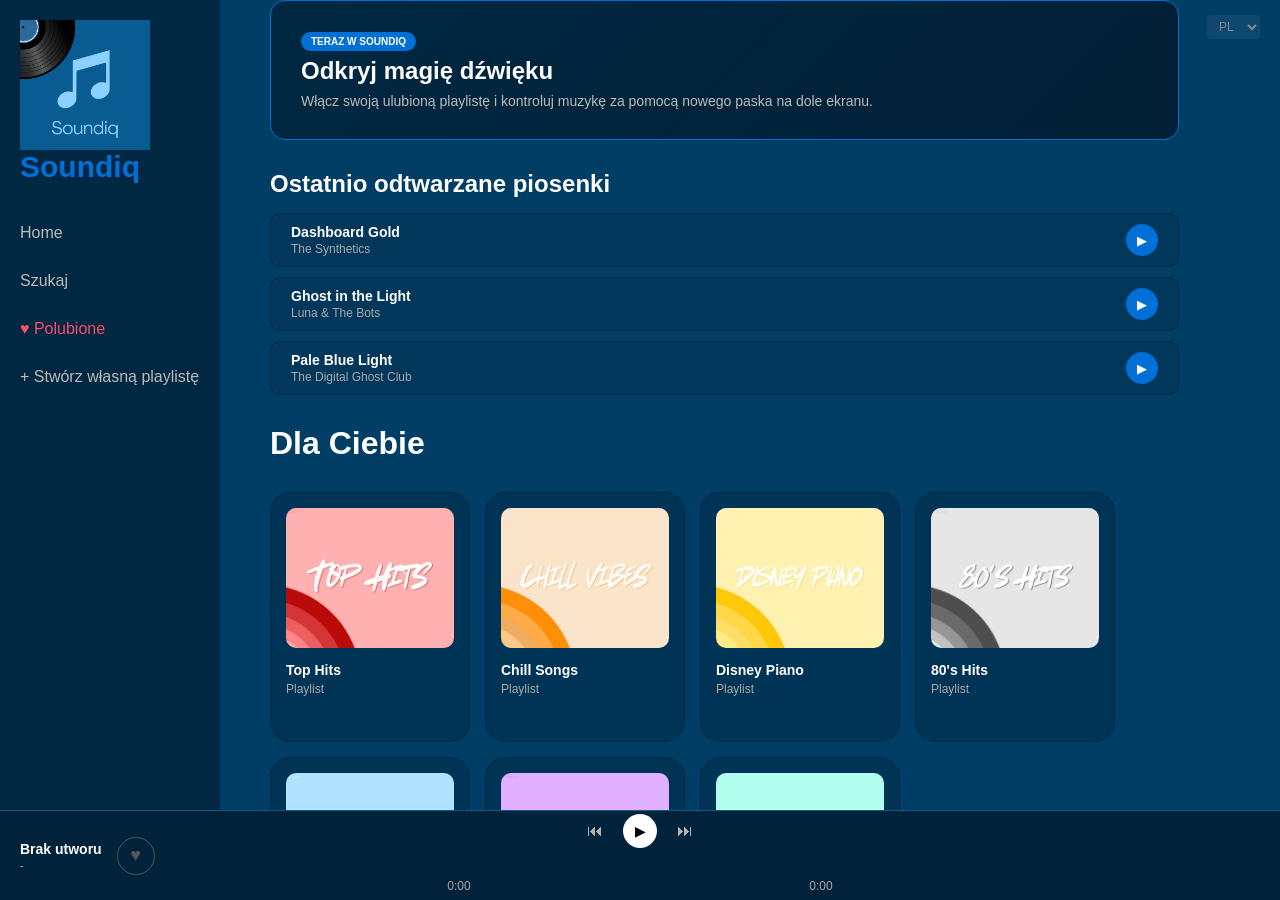
<file: index.html>
<!DOCTYPE html>
<html lang="pl">
<head>
    <meta charset="UTF-8">
    <meta name="viewport" content="width=device-width, initial-scale=1.0">
    <link rel="stylesheet" href="style.css">
    <link rel="icon" href="./img/soundiq.png">
    <title>Soundiq | Your Music</title>
</head>
<body>
    <div class="lang-switcher-container">
    <select id="langSelect" onchange="changeLanguage(this.value)">
        <option value="pl">PL</option>
        <option value="en">EN</option>
        <option value="de">DE</option>
        <option value="es">ES</option>
        <option value="it">IT</option>
        <option value="cs">CS</option>
        <option value="ja">JA</option>
        <option value="ar">AR</option>
    </select>
</div>
    <div class="sidebar">
        <img src="img/soundiq.png" alt="">
        <div class="logo">Soundiq</div>
        <div class="menu-item translate-me" onclick="home()">Home</div>
        <div class="menu-item translate-me" onclick="searchSong()">Szukaj</div>
        <div class="menu-item fav-link translate-me" onclick="openFavourites()">&#9829; Polubione</div>
        <div class="menu-item translate-me" onclick="viewCustomPlaylistDirectly()">+ Stwórz własną playlistę</div>
        <div id="customPlaylistsContainer"></div>
</div>
<div class="main">
    
    <div class="promo-banner" id="promoBanner">
        <div class="promo-content">
            <span class="badge translate-me">Teraz w Soundiq</span>
            <h2 id="promoTitle" class="translate-me">Odkryj magię dźwięku</h2>
            <p id="promoText" class="translate-me">Włącz swoją ulubioną playlistę i kontroluj muzykę za pomocą nowego paska na dole ekranu.</p>
        </div>
    </div>

<div id="recentlyPlayedSection" style="margin-top: 30px;">
    <h2 style="margin-bottom: 15px;" class="translate-me">Ostatnio odtwarzane piosenki</h2>
    <div class="recent-songs-list">
        
        <div class="recent-song-card" onclick="playStaticSong('audio1/Dashboard Gold.mp3', 'Dashboard Gold', 'The Synthetics')">
            <div class="recent-song-info">
                <span class="recent-song-title">Dashboard Gold</span>
                <span class="recent-song-artist">The Synthetics</span>
            </div>
            <button class="recent-play-btn">▶</button>
        </div>

        <div class="recent-song-card" onclick="playStaticSong('audio1/Ghost in the Light.mp3', 'Ghost in the Light', 'Luna & The Bots')">
            <div class="recent-song-info">
                <span class="recent-song-title">Ghost in the Light</span>
                <span class="recent-song-artist">Luna & The Bots</span>
            </div>
            <button class="recent-play-btn">▶</button>
        </div>

        <div class="recent-song-card" onclick="playStaticSong('audio1/Wild Thoughts.mp3', 'Wild Thoughts', 'Dua Lipa')">
            <div class="recent-song-info">
                <span class="recent-song-title">Pale Blue Light</span>
                <span class="recent-song-artist">The Digital Ghost Club</span>
            </div>
            <button class="recent-play-btn">▶</button>
        </div>

    </div>
</div>

    <h1 class="translate-me">Dla Ciebie</h1>
    <div class="playlistGrid">
        <div class="card" onclick="openPlaylist(1)"><img src="img/img1.jpg" alt=""><div class="title">Top Hits</div><div class="subtitle">Playlist</div></div>
        <div class="card" onclick="openPlaylist(2)"><img src="img/img2.jpg" alt=""><div class="title">Chill Songs</div><div class="subtitle">Playlist</div></div>
        <div class="card" onclick="openPlaylist(3)"><img src="img/img3.jpg" alt=""><div class="title">Disney Piano</div><div class="subtitle">Playlist</div></div>
        <div class="card" onclick="openPlaylist(4)"><img src="img/img4.jpg" alt=""><div class="title">80's Hits</div><div class="subtitle">Playlist</div></div>
        <div class="card" onclick="openPlaylist(5)"><img src="img/img5.jpg" alt=""><div class="title">Polski Hip Hop</div><div class="subtitle">Playlist</div></div>
        <div class="card" onclick="openPlaylist(6)"><img src="img/img6.jpg" alt=""><div class="title">Rock</div><div class="subtitle">Playlist</div></div>
        <div class="card" onclick="renderCustomPlaylistsMenu()"><img src="img/img7.jpg" alt=""><div class="title">Własna playlista</div><div class="subtitle">Twoje utwory</div>
</div>
    </div>
</div>
    <div class="bottom-player">
        <div class="player-left">
            <div class="track-info">
                <div id="playerTitle" class="player-track-title translate-me">Brak utworu</div>
                <div id="playerArtist" class="player-track-artist">-</div>
            </div>
            <button id="playerFavBtn" class="player-fav-btn">♥</button>
        </div>
<div class="player-center">
            <div class="control-buttons">
                <button id="prevBtn" title="Poprzedni utwór" onclick="playPrev()">⏮</button>
                <button id="masterPlayBtn" title="Odtwórz / Pauza" onclick="toggleMasterPlay()">▶</button>
                <button id="nextBtn" title="Następny utwór" onclick="playNext()">⏭</button>
            </div>
            <div class="player-bar">
                <span class="time-label" id="currentTime">0:00</span>
                <div id="progressBar">
                    <div class="wave-container wave-hidden" id="barWave">
                        <div class="wave-bar"></div><div class="wave-bar"></div><div class="wave-bar"></div><div class="wave-bar"></div><div class="wave-bar"></div>
                        <div class="wave-bar"></div><div class="wave-bar"></div><div class="wave-bar"></div><div class="wave-bar"></div><div class="wave-bar"></div>
                        <div class="wave-bar"></div><div class="wave-bar"></div><div class="wave-bar"></div><div class="wave-bar"></div><div class="wave-bar"></div>
                        <div class="wave-bar"></div><div class="wave-bar"></div><div class="wave-bar"></div><div class="wave-bar"></div><div class="wave-bar"></div>
                        <div class="wave-bar"></div><div class="wave-bar"></div><div class="wave-bar"></div><div class="wave-bar"></div><div class="wave-bar"></div>
                        <div class="wave-bar"></div><div class="wave-bar"></div><div class="wave-bar"></div><div class="wave-bar"></div><div class="wave-bar"></div>
                    </div>
                    <div id="progressFill"></div>
                </div>
                <span class="time-label" id="totalTime">0:00</span>
            </div>
        </div>

        <div class="player-right"></div>
    </div>
    <script src="script.js"></script>
</body>
</html>
</file>
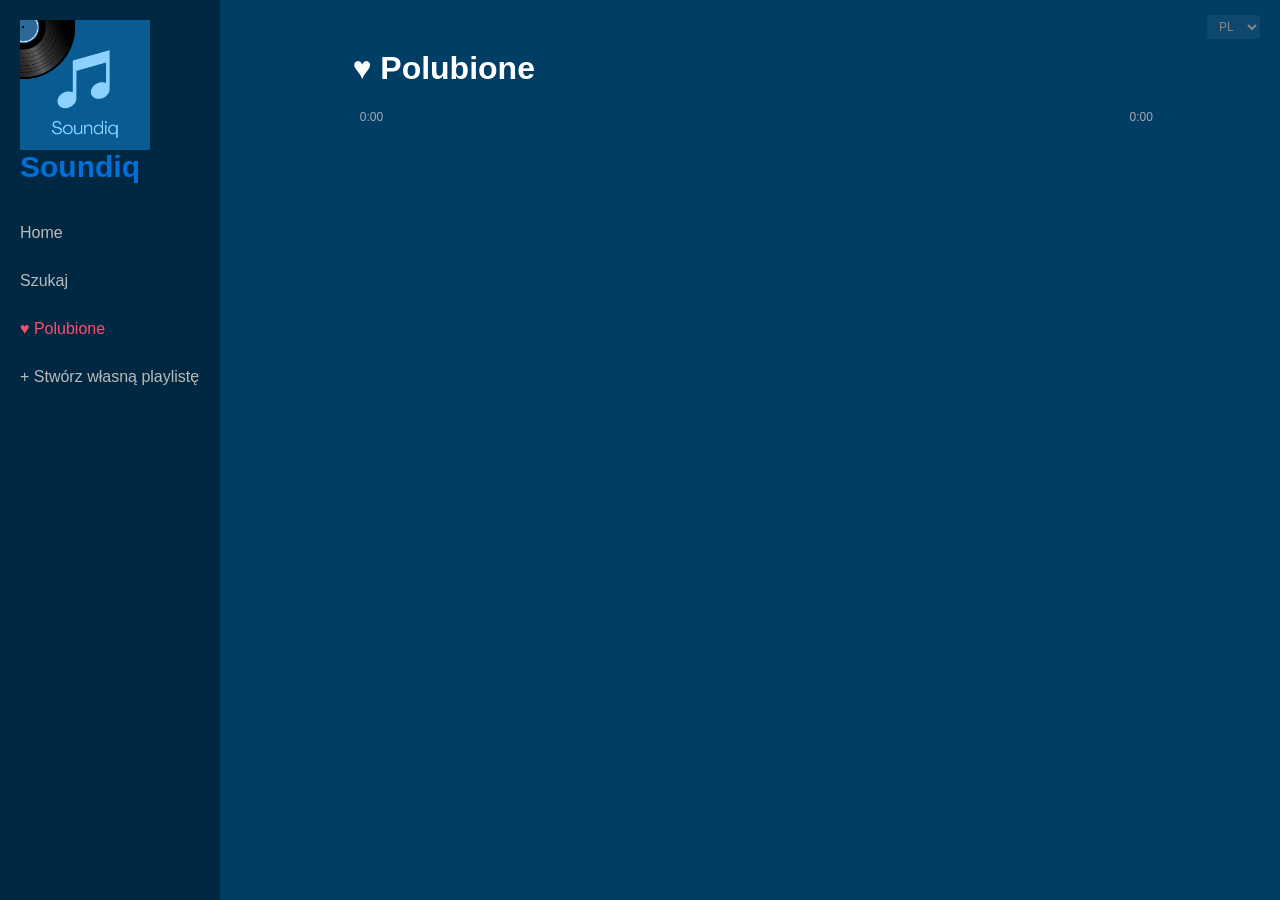
<file: favourites.html>
<!DOCTYPE html>
<html lang="pl">
<head>
    <meta charset="UTF-8">
    <meta name="viewport" content="width=device-width, initial-scale=1.0">
    <link rel="stylesheet" href="style.css">
    <link rel="icon" href="./img/soundiq.png">
    <title>Soundiq | Favourites</title>
</head>
<body>
    <div class="lang-switcher-container">
    <select id="langSelect" onchange="changeLanguage(this.value)">
        <option value="pl">PL</option>
        <option value="en">EN</option>
        <option value="de">DE</option>
        <option value="es">ES</option>
        <option value="it">IT</option>
        <option value="cs">CS</option>
        <option value="ja">JA</option>
        <option value="ar">AR</option>
    </select>
</div>
    <div class="sidebar">
        <img src="img/soundiq.png" alt="">
        <div class="logo">Soundiq</div>
        <div class="menu-item translate-me" onclick="home()">Home</div>
        <div class="menu-item translate-me" onclick="searchSong()">Szukaj</div>
        <div class="menu-item fav-link translate-me" onclick="openFavourites()">&#9829; Polubione</div>
        <div class="menu-item translate-me" onclick="viewCustomPlaylistDirectly">+ Stwórz własną playlistę</div>
        <div id="customPlaylistsContainer"></div>
</div>
    <div class="main2">
        <h1 class="translate-me">&#9829; Polubione</h1>
        <div class="player-bar">
            <span class="time-label" id="currentTime">0:00</span>
            <div id="progressBar"><div id="progressFill"></div></div>
            <span class="time-label" id="totalTime">0:00</span>
        </div>
        <div class="playlist">
            <div id="songList"></div>
        </div>
    </div>
    
    <script src="script.js"></script>
</body>
</html>
</file>
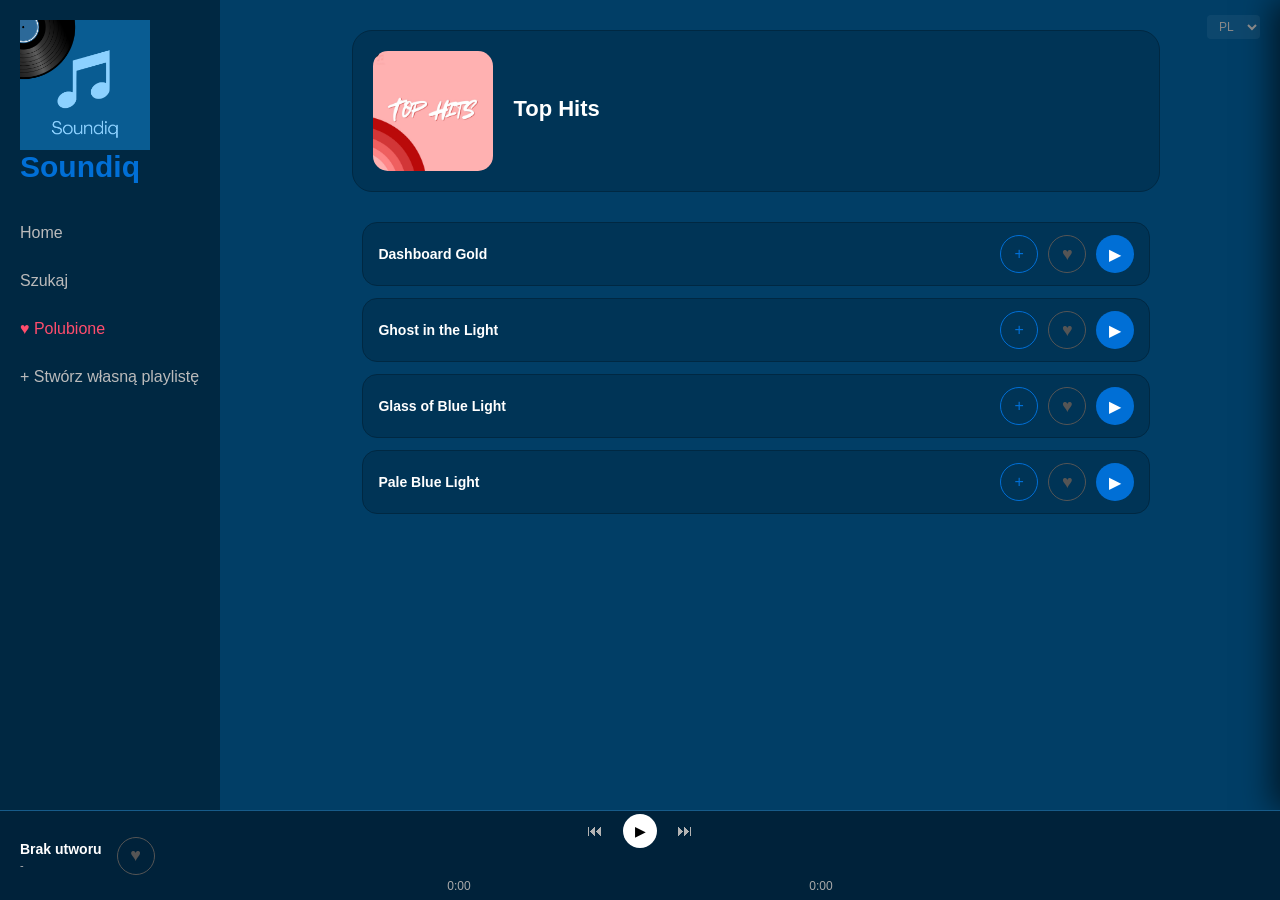
<file: playlist1.html>
<!DOCTYPE html>
<html lang="en">
<head>
    <meta charset="UTF-8">
    <meta name="viewport" content="width=device-width, initial-scale=1.0">
    <title>Soundiq | Your Playlist</title>
    <link rel="stylesheet" href="style.css">
    <link rel="icon" href="./img/soundiq.png">
</head>
<body>
    <div class="lang-switcher-container">
    <select id="langSelect" onchange="changeLanguage(this.value)">
        <option value="pl">PL</option>
        <option value="en">EN</option>
        <option value="de">DE</option>
        <option value="es">ES</option>
        <option value="it">IT</option>
        <option value="cs">CS</option>
        <option value="ja">JA</option>
        <option value="ar">AR</option>
    </select>
</div>
    <div class="sidebar">
        <img src="img/soundiq.png" alt="">
        <div class="logo">Soundiq</div>
        <div class="menu-item translate-me" onclick="home()">Home</div>
        <div class="menu-item translate-me" onclick="searchSong()">Szukaj</div>
        <div class="menu-item fav-link translate-me" onclick="openFavourites()">&#9829; Polubione</div>
        <div class="menu-item translate-me" onclick="viewCustomPlaylistDirectly()">+ Stwórz własną playlistę</div>
        <div id="customPlaylistsContainer"></div>
</div>
    <div class="main2">
        <div class="details">
            <img src="img/img1.jpg" alt="">
            <div class="title translate-me">Top Hits</div>
        </div>
    <div id="songList" class="playlist">
            <div class="song">
                <div class="song-info">
                    <span class="song-title">Dashboard Gold</span>
                    <span class="artist">The Synthetics</span>
                </div>
                <button id="btn-0" onclick="togglePlay(0)">▶</button>
            </div>

            <div class="song">
                <div class="song-info">
                    <span class="song-title">Back to You</span>
                    <span class="artist">Luna & The Bots</span>
                </div>
                <button id="btn-1" onclick="togglePlay(1)">▶</button>
            </div>

            <div class="song">
                <div class="song-info">
                    <span class="song-title">Bodak Yellow</span>
                    <span class="artist">Glitter Wave</span>
                </div>
                <button id="btn-2" onclick="togglePlay(2)">▶</button>
            </div>

            <div class="song">
                <div class="song-info">
                    <span class="song-title">Pale Blue Light</span>
                    <span class="artist">The Digital Ghost Club</span>
                </div>
                <button id="btn-3" onclick="togglePlay(3)">▶</button>
            </div>
    </div>
    <div id="nowPlayingPanel" class="side-panel">
    <div class="panel-header">
        <h3 class="translate-me">Teraz odtwarzane</h3>
        <button class="close-panel-btn" onclick="toggleSidePanel(false)">×</button>
    </div>
    
    <div class="visualizer-wrapper">
        <canvas id="circularVisualizer" width="350" height="350"></canvas>
        <div id="spinningDisc" class="spinning-disc">
            <div class="disc-center"></div>
        </div>
    </div>

    <div class="panel-info">
        <h2 id="panelTitle" class="translate-me">Tytuł utworu</h2>
        <p id="panelArtist" class="translate-me">Nieznany wykonawca</p>
    </div>
</div>

    <div class="bottom-player">
        <div class="player-left">
            <div class="track-info">
                <div id="playerTitle" class="player-track-title translate-me">Brak utworu</div>
                <div id="playerArtist" class="player-track-artist">-</div>
            </div>
            <button id="playerFavBtn" class="player-fav-btn">♥</button>
        </div>
<div class="player-center">
            <div class="control-buttons">
                <button id="prevBtn" title="Poprzedni utwór" onclick="playPrev()">⏮</button>
                <button id="masterPlayBtn" title="Odtwórz / Pauza" onclick="toggleMasterPlay()">▶</button>
                <button id="nextBtn" title="Następny utwór" onclick="playNext()">⏭</button>
            </div>
            <div class="player-bar">
                <span class="time-label" id="currentTime">0:00</span>
                <div id="progressBar">
                    <div class="wave-container wave-hidden" id="barWave">
                        <div class="wave-bar"></div><div class="wave-bar"></div><div class="wave-bar"></div><div class="wave-bar"></div><div class="wave-bar"></div>
                        <div class="wave-bar"></div><div class="wave-bar"></div><div class="wave-bar"></div><div class="wave-bar"></div><div class="wave-bar"></div>
                        <div class="wave-bar"></div><div class="wave-bar"></div><div class="wave-bar"></div><div class="wave-bar"></div><div class="wave-bar"></div>
                        <div class="wave-bar"></div><div class="wave-bar"></div><div class="wave-bar"></div><div class="wave-bar"></div><div class="wave-bar"></div>
                        <div class="wave-bar"></div><div class="wave-bar"></div><div class="wave-bar"></div><div class="wave-bar"></div><div class="wave-bar"></div>
                        <div class="wave-bar"></div><div class="wave-bar"></div><div class="wave-bar"></div><div class="wave-bar"></div><div class="wave-bar"></div>
                    </div>
                    <div id="progressFill"></div>
                </div>
                <span class="time-label" id="totalTime">0:00</span>
            </div>
        </div>

        <div class="player-right"></div>
    </div>
    <script src="script.js"></script>
    <!-- <script src="./script2.js"></script> -->
</body>
</html>
</file>
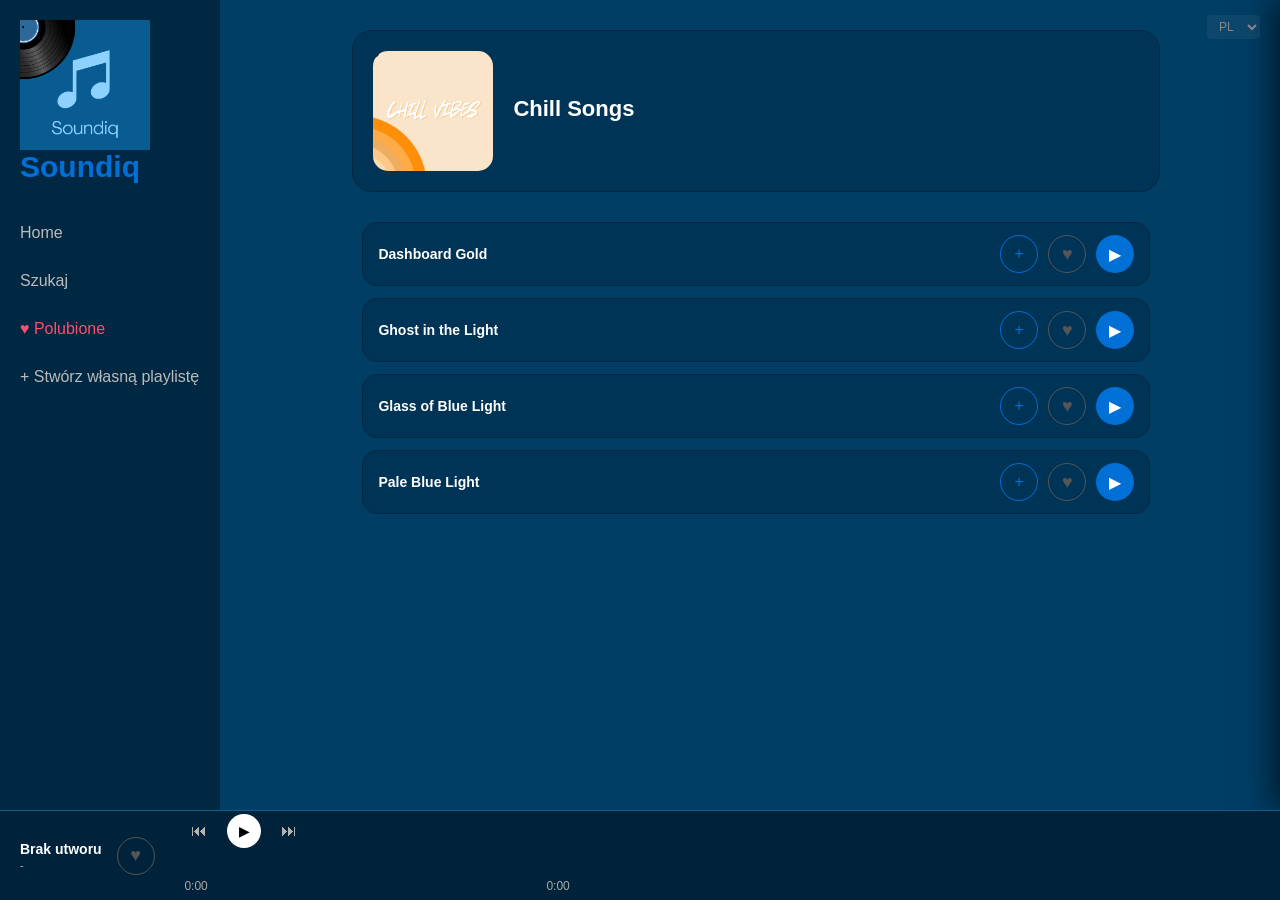
<file: playlist2.html>
<!DOCTYPE html>
<html lang="en">

<head>
    <meta charset="UTF-8">
    <meta name="viewport" content="width=device-width, initial-scale=1.0">
    <title>Soundiq | Your Playlist</title>
    <link rel="stylesheet" href="style.css">
    <link rel="icon" href="./img/soundiq.png">
</head>

<body>
    <div class="lang-switcher-container">
        <select id="langSelect" onchange="changeLanguage(this.value)">
            <option value="pl">PL</option>
            <option value="en">EN</option>
            <option value="de">DE</option>
            <option value="es">ES</option>
            <option value="it">IT</option>
            <option value="cs">CS</option>
            <option value="ja">JA</option>
            <option value="ar">AR</option>
        </select>
    </div>
    <div class="sidebar">
        <img src="img/soundiq.png" alt="">
        <div class="logo">Soundiq</div>
        <div class="menu-item translate-me" onclick="home()">Home</div>
        <div class="menu-item translate-me" onclick="searchSong()">Szukaj</div>
        <div class="menu-item fav-link translate-me" onclick="openFavourites()">&#9829; Polubione</div>
        <div class="menu-item translate-me" onclick="viewCustomPlaylistDirectly()">+ Stwórz własną playlistę</div>
        <div id="customPlaylistsContainer"></div>
    </div>
    <div class="main2">
        <div class="details">
            <img src="img/img2.jpg" alt="">
            <div class="title">Chill Songs</div>
        </div>
        <div id="songList" class="playlist">
            <div class="song">
                <div class="song-info">
                    <span class="song-title">Dashboard Gold</span>
                    <span class="artist">The Synthetics</span>
                </div>
                <button id="btn-0" onclick="togglePlay(0)">▶</button>
            </div>

            <div class="song">
                <div class="song-info">
                    <span class="song-title">Back to You</span>
                    <span class="artist">Luna & The Bots</span>
                </div>
                <button id="btn-1" onclick="togglePlay(1)">▶</button>
            </div>

            <div class="song">
                <div class="song-info">
                    <span class="song-title">Bodak Yellow</span>
                    <span class="artist">Glitter Wave</span>
                </div>
                <button id="btn-2" onclick="togglePlay(2)">▶</button>
            </div>

            <div class="song">
                <div class="song-info">
                    <span class="song-title">Pale Blue Light</span>
                    <span class="artist">The Digital Ghost Club</span>
                </div>
                <button id="btn-3" onclick="togglePlay(3)">▶</button>
            </div>
        </div>

        <div id="nowPlayingPanel" class="side-panel">
            <div class="panel-header">
                <h3 class="translate-me">Teraz odtwarzane</h3>
                <button class="close-panel-btn" onclick="toggleSidePanel(false)">×</button>
            </div>

            <div class="visualizer-wrapper">
                <canvas id="circularVisualizer" width="350" height="350"></canvas>
                <div id="spinningDisc" class="spinning-disc">
                    <div class="disc-center"></div>
                </div>
            </div>

            <div class="panel-info">
                <h2 id="panelTitle" class="translate-me">Tytuł utworu</h2>
                <p id="panelArtist" class="translate-me">Nieznany wykonawca</p>
            </div>
        </div>

        <div class="bottom-player">
            <div class="player-left">
                <div class="track-info">
                    <div id="playerTitle" class="player-track-title translate-me">Brak utworu</div>
                    <div id="playerArtist" class="player-track-artist">-</div>
                </div>
                <button id="playerFavBtn" class="player-fav-btn">♥</button>
                <div class="player-center">
                    <div class="control-buttons">
                        <button id="prevBtn" title="Poprzedni utwór" onclick="playPrev()">⏮</button>
                        <button id="masterPlayBtn" title="Odtwórz / Pauza" onclick="toggleMasterPlay()">▶</button>
                        <button id="nextBtn" title="Następny utwór" onclick="playNext()">⏭</button>
                    </div>
                    <div class="player-bar">
                        <span class="time-label" id="currentTime">0:00</span>
                        <div id="progressBar">
                            <div class="wave-container wave-hidden" id="barWave">
                                <div class="wave-bar"></div>
                                <div class="wave-bar"></div>
                                <div class="wave-bar"></div>
                                <div class="wave-bar"></div>
                                <div class="wave-bar"></div>
                                <div class="wave-bar"></div>
                                <div class="wave-bar"></div>
                                <div class="wave-bar"></div>
                                <div class="wave-bar"></div>
                                <div class="wave-bar"></div>
                                <div class="wave-bar"></div>
                                <div class="wave-bar"></div>
                                <div class="wave-bar"></div>
                                <div class="wave-bar"></div>
                                <div class="wave-bar"></div>
                                <div class="wave-bar"></div>
                                <div class="wave-bar"></div>
                                <div class="wave-bar"></div>
                                <div class="wave-bar"></div>
                                <div class="wave-bar"></div>
                                <div class="wave-bar"></div>
                                <div class="wave-bar"></div>
                                <div class="wave-bar"></div>
                                <div class="wave-bar"></div>
                                <div class="wave-bar"></div>
                                <div class="wave-bar"></div>
                                <div class="wave-bar"></div>
                                <div class="wave-bar"></div>
                                <div class="wave-bar"></div>
                                <div class="wave-bar"></div>
                            </div>
                            <div id="progressFill"></div>
                        </div>
                        <span class="time-label" id="totalTime">0:00</span>
                    </div>
                </div>
            </div>
    <script src="script.js"></script>
</body>
</html>
</file>
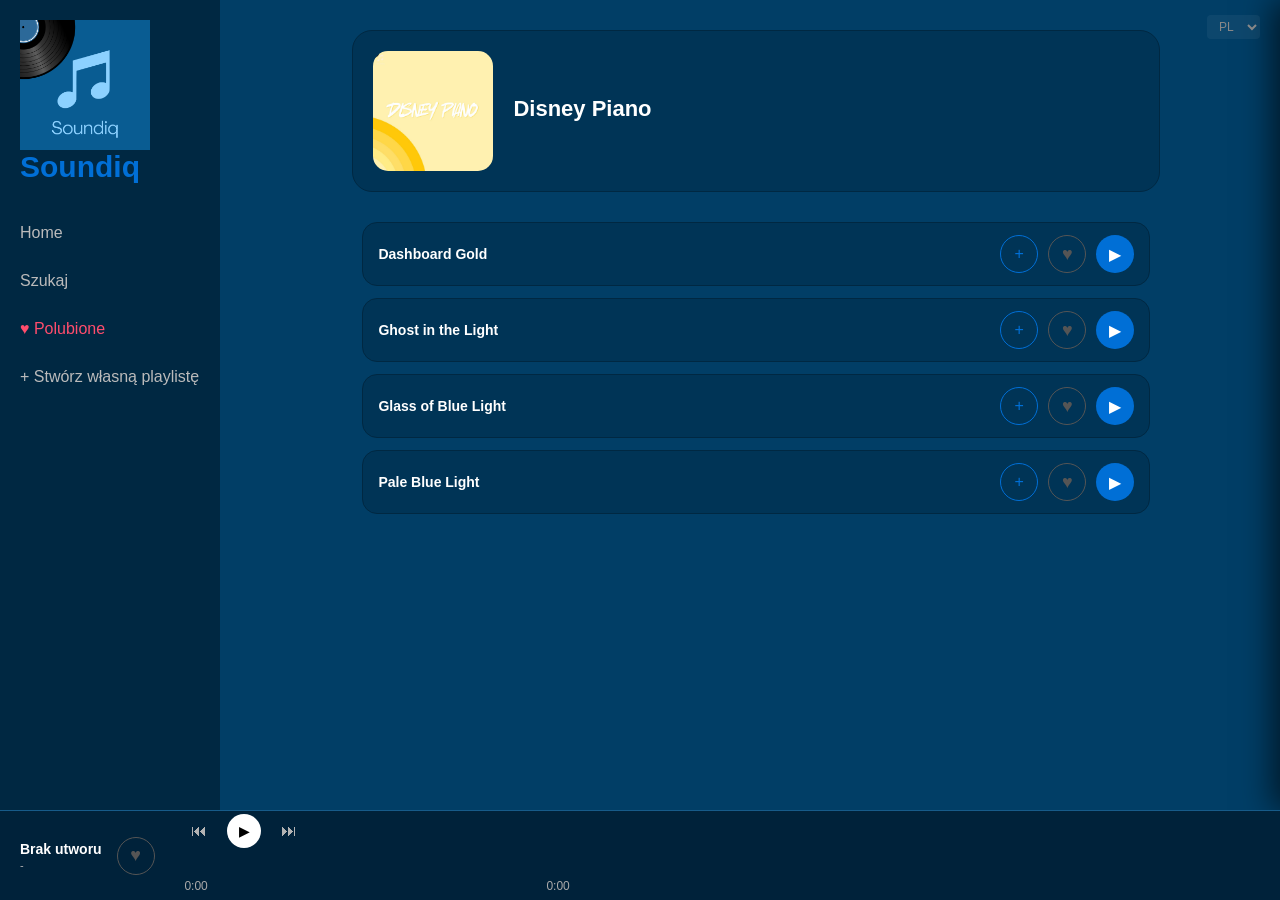
<file: playlist3.html>
<!DOCTYPE html>
<html lang="en">

<head>
    <meta charset="UTF-8">
    <meta name="viewport" content="width=device-width, initial-scale=1.0">
    <title>Soundiq | Your Playlist</title>
    <link rel="stylesheet" href="style.css">
    <link rel="icon" href="./img/soundiq.png">
</head>

<body>
    <div class="lang-switcher-container">
        <select id="langSelect" onchange="changeLanguage(this.value)">
            <option value="pl">PL</option>
            <option value="en">EN</option>
            <option value="de">DE</option>
            <option value="es">ES</option>
            <option value="it">IT</option>
            <option value="cs">CS</option>
            <option value="ja">JA</option>
            <option value="ar">AR</option>
        </select>
    </div>
    <div class="sidebar">
        <img src="img/soundiq.png" alt="">
        <div class="logo">Soundiq</div>
        <div class="menu-item translate-me" onclick="home()">Home</div>
        <div class="menu-item translate-me" onclick="searchSong()">Szukaj</div>
        <div class="menu-item fav-link translate-me" onclick="openFavourites()">&#9829; Polubione</div>
        <div class="menu-item translate-me" onclick="viewCustomPlaylistDirectly()">+ Stwórz własną playlistę</div>
        <div id="customPlaylistsContainer"></div>
    </div>
    <div class="main2">
        <div class="details">
            <img src="img/img3.jpg" alt="">
            <div class="title">Disney Piano</div>
        </div>
        <div id="songList" class="playlist">
            <div class="song">
                <div class="song-info">
                    <span class="song-title">Dashboard Gold</span>
                    <span class="artist">The Synthetics</span>
                </div>
                <button id="btn-0" onclick="togglePlay(0)">▶</button>
            </div>

            <div class="song">
                <div class="song-info">
                    <span class="song-title">Back to You</span>
                    <span class="artist">Luna & The Bots</span>
                </div>
                <button id="btn-1" onclick="togglePlay(1)">▶</button>
            </div>

            <div class="song">
                <div class="song-info">
                    <span class="song-title">Bodak Yellow</span>
                    <span class="artist">Glitter Wave</span>
                </div>
                <button id="btn-2" onclick="togglePlay(3)">▶</button>
            </div>

            <div class="song">
                <div class="song-info">
                    <span class="song-title">Pale Blue Light</span>
                    <span class="artist">The Digital Ghost Club</span>
                </div>
                <button id="btn-3" onclick="togglePlay(3)">▶</button>
            </div>
        </div>

        <div id="nowPlayingPanel" class="side-panel">
            <div class="panel-header">
                <h3 class="translate-me">Teraz odtwarzane</h3>
                <button class="close-panel-btn" onclick="toggleSidePanel(false)">×</button>
            </div>

            <div class="visualizer-wrapper">
                <canvas id="circularVisualizer" width="350" height="350"></canvas>
                <div id="spinningDisc" class="spinning-disc">
                    <div class="disc-center"></div>
                </div>
            </div>

            <div class="panel-info">
                <h2 id="panelTitle" class="translate-me">Tytuł utworu</h2>
                <p id="panelArtist" class="translate-me">Nieznany wykonawca</p>
            </div>
        </div>

        <div class="bottom-player">
            <div class="player-left">
                <div class="track-info">
                    <div id="playerTitle" class="player-track-title translate-me">Brak utworu</div>
                    <div id="playerArtist" class="player-track-artist">-</div>
                </div>
                <button id="playerFavBtn" class="player-fav-btn">♥</button>
                <div class="player-center">
                    <div class="control-buttons">
                        <button id="prevBtn" title="Poprzedni utwór" onclick="playPrev()">⏮</button>
                        <button id="masterPlayBtn" title="Odtwórz / Pauza" onclick="toggleMasterPlay()">▶</button>
                        <button id="nextBtn" title="Następny utwór" onclick="playNext()">⏭</button>
                    </div>
                    <div class="player-bar">
                        <span class="time-label" id="currentTime">0:00</span>
                        <div id="progressBar">
                            <div class="wave-container wave-hidden" id="barWave">
                                <div class="wave-bar"></div>
                                <div class="wave-bar"></div>
                                <div class="wave-bar"></div>
                                <div class="wave-bar"></div>
                                <div class="wave-bar"></div>
                                <div class="wave-bar"></div>
                                <div class="wave-bar"></div>
                                <div class="wave-bar"></div>
                                <div class="wave-bar"></div>
                                <div class="wave-bar"></div>
                                <div class="wave-bar"></div>
                                <div class="wave-bar"></div>
                                <div class="wave-bar"></div>
                                <div class="wave-bar"></div>
                                <div class="wave-bar"></div>
                                <div class="wave-bar"></div>
                                <div class="wave-bar"></div>
                                <div class="wave-bar"></div>
                                <div class="wave-bar"></div>
                                <div class="wave-bar"></div>
                                <div class="wave-bar"></div>
                                <div class="wave-bar"></div>
                                <div class="wave-bar"></div>
                                <div class="wave-bar"></div>
                                <div class="wave-bar"></div>
                                <div class="wave-bar"></div>
                                <div class="wave-bar"></div>
                                <div class="wave-bar"></div>
                                <div class="wave-bar"></div>
                                <div class="wave-bar"></div>
                            </div>
                            <div id="progressFill"></div>
                        </div>
                        <span class="time-label" id="totalTime">0:00</span>
                    </div>
                </div>
    </div>
    <script src="script.js"></script>
</body>
</html>
</file>
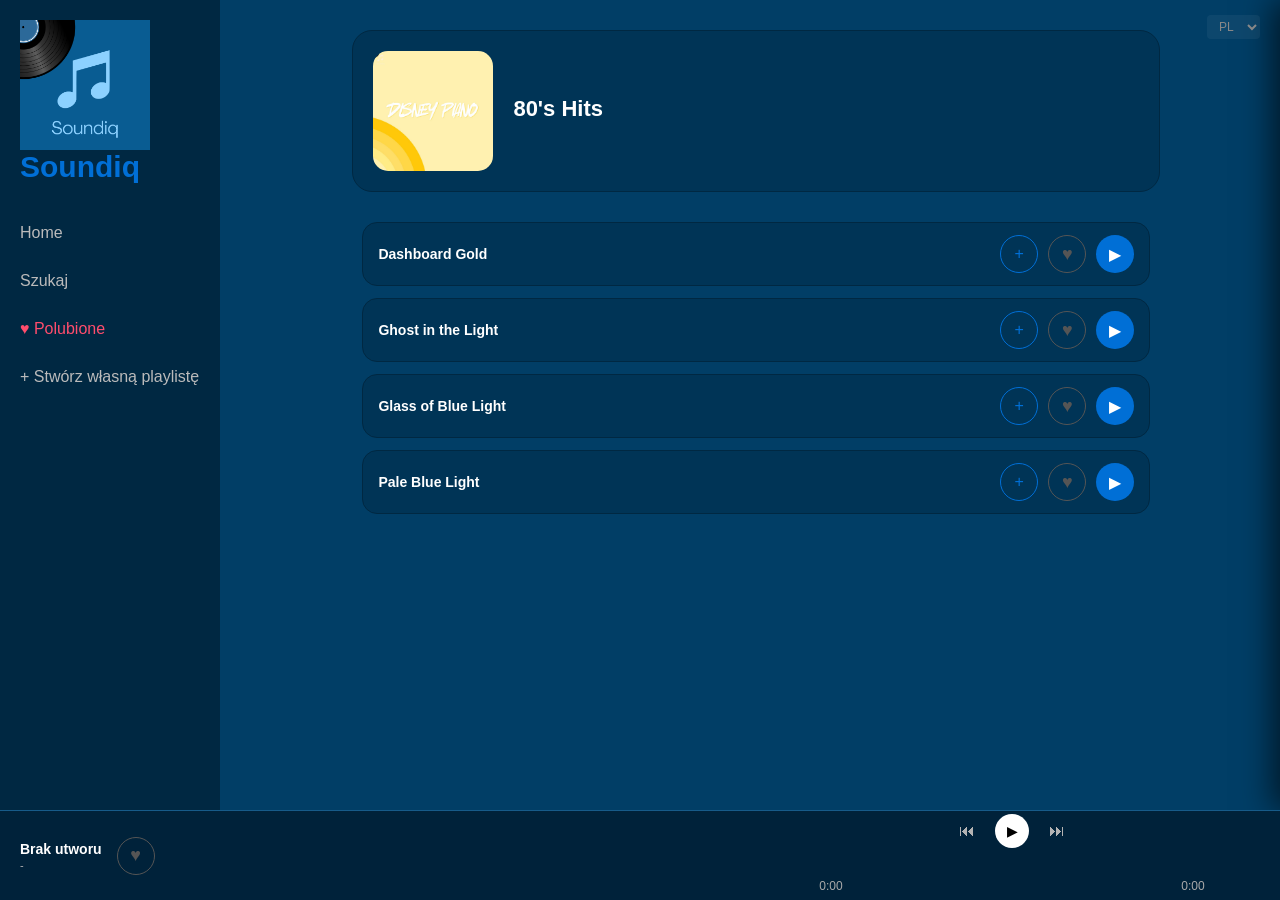
<file: playlist4.html>
<!DOCTYPE html>
<html lang="en">

<head>
    <meta charset="UTF-8">
    <meta name="viewport" content="width=device-width, initial-scale=1.0">
    <title>Soundiq | Your Playlist</title>
    <link rel="stylesheet" href="style.css">
    <link rel="icon" href="./img/soundiq.png">
</head>

<body>
    <div class="lang-switcher-container">
        <select id="langSelect" onchange="changeLanguage(this.value)">
            <option value="pl">PL</option>
            <option value="en">EN</option>
            <option value="de">DE</option>
            <option value="es">ES</option>
            <option value="it">IT</option>
            <option value="cs">CS</option>
            <option value="ja">JA</option>
            <option value="ar">AR</option>
        </select>
    </div>
    <div class="sidebar">
        <img src="img/soundiq.png" alt="">
        <div class="logo">Soundiq</div>
        <div class="menu-item translate-me" onclick="home()">Home</div>
        <div class="menu-item translate-me" onclick="searchSong()">Szukaj</div>
        <div class="menu-item fav-link translate-me" onclick="openFavourites()">&#9829; Polubione</div>
        <div class="menu-item translate-me" onclick="viewCustomPlaylistDirectly()">+ Stwórz własną playlistę</div>
        <div id="customPlaylistsContainer"></div>
    </div>
    <div class="main2">
        <div class="details">
            <img src="img/img3.jpg" alt="">
            <div class="title">80's Hits</div>
        </div>
        <div id="songList" class="playlist">
            <div class="song">
                <div class="song-info">
                    <span class="song-title">Dashboard Gold</span>
                    <span class="artist">The Synthetics</span>
                </div>
                <button id="btn-0" onclick="togglePlay(0)">▶</button>
            </div>

            <div class="song">
                <div class="song-info">
                    <span class="song-title">Back to You</span>
                    <span class="artist">Luna & The Bots</span>
                </div>
                <button id="btn-1" onclick="togglePlay(1)">▶</button>
            </div>

            <div class="song">
                <div class="song-info">
                    <span class="song-title">Bodak Yellow</span>
                    <span class="artist">Glitter Wave</span>
                </div>
                <button id="btn-2" onclick="togglePlay(2)">▶</button>
            </div>

            <div class="song">
                <div class="song-info">
                    <span class="song-title">Pale Blue Light</span>
                    <span class="artist">The Digital Ghost Club</span>
                </div>
                <button id="btn-3" onclick="togglePlay(3)">▶</button>
            </div>
        </div>
        <div id="nowPlayingPanel" class="side-panel">
            <div class="panel-header">
                <h3 class="translate-me">Teraz odtwarzane</h3>
                <button class="close-panel-btn" onclick="toggleSidePanel(false)">×</button>
            </div>

            <div class="visualizer-wrapper">
                <canvas id="circularVisualizer" width="350" height="350"></canvas>
                <div id="spinningDisc" class="spinning-disc">
                    <div class="disc-center"></div>
                </div>
            </div>

            <div class="panel-info">
                <h2 id="panelTitle" class="translate-me">Tytuł utworu</h2>
                <p id="panelArtist" class="translate-me">Nieznany wykonawca</p>
            </div>
        </div>

        <div class="bottom-player">
            <div class="player-left">
                <div class="track-info">
                    <div id="playerTitle" class="player-track-title translate-me">Brak utworu</div>
                    <div id="playerArtist" class="player-track-artist">-</div>
                </div>
                <button id="playerFavBtn" class="player-fav-btn">♥</button>
            </div>

            <div class="player-center">
                <div class="control-buttons">
                    <button id="prevBtn" title="Poprzedni utwór" onclick="playPrev()">⏮</button>
                    <button id="masterPlayBtn" title="Odtwórz / Pauza" onclick="toggleMasterPlay()">▶</button>
                    <button id="nextBtn" title="Następny utwór" onclick="playNext()">⏭</button>
                </div>
                <div class="player-bar">
                    <span class="time-label" id="currentTime">0:00</span>
                    <div id="progressBar">
                        <div class="wave-container wave-hidden" id="barWave">
                            <div class="wave-bar"></div>
                            <div class="wave-bar"></div>
                            <div class="wave-bar"></div>
                            <div class="wave-bar"></div>
                            <div class="wave-bar"></div>
                            <div class="wave-bar"></div>
                            <div class="wave-bar"></div>
                            <div class="wave-bar"></div>
                            <div class="wave-bar"></div>
                            <div class="wave-bar"></div>
                            <div class="wave-bar"></div>
                            <div class="wave-bar"></div>
                            <div class="wave-bar"></div>
                            <div class="wave-bar"></div>
                            <div class="wave-bar"></div>
                            <div class="wave-bar"></div>
                            <div class="wave-bar"></div>
                            <div class="wave-bar"></div>
                            <div class="wave-bar"></div>
                            <div class="wave-bar"></div>
                            <div class="wave-bar"></div>
                            <div class="wave-bar"></div>
                            <div class="wave-bar"></div>
                            <div class="wave-bar"></div>
                            <div class="wave-bar"></div>
                            <div class="wave-bar"></div>
                            <div class="wave-bar"></div>
                            <div class="wave-bar"></div>
                            <div class="wave-bar"></div>
                            <div class="wave-bar"></div>
                        </div>
                        <div id="progressFill"></div>
                    </div>
                    <span class="time-label" id="totalTime">0:00</span>
                </div>
            </div>
    </div>
    <script src="script.js"></script>
</body>
</html>
</file>
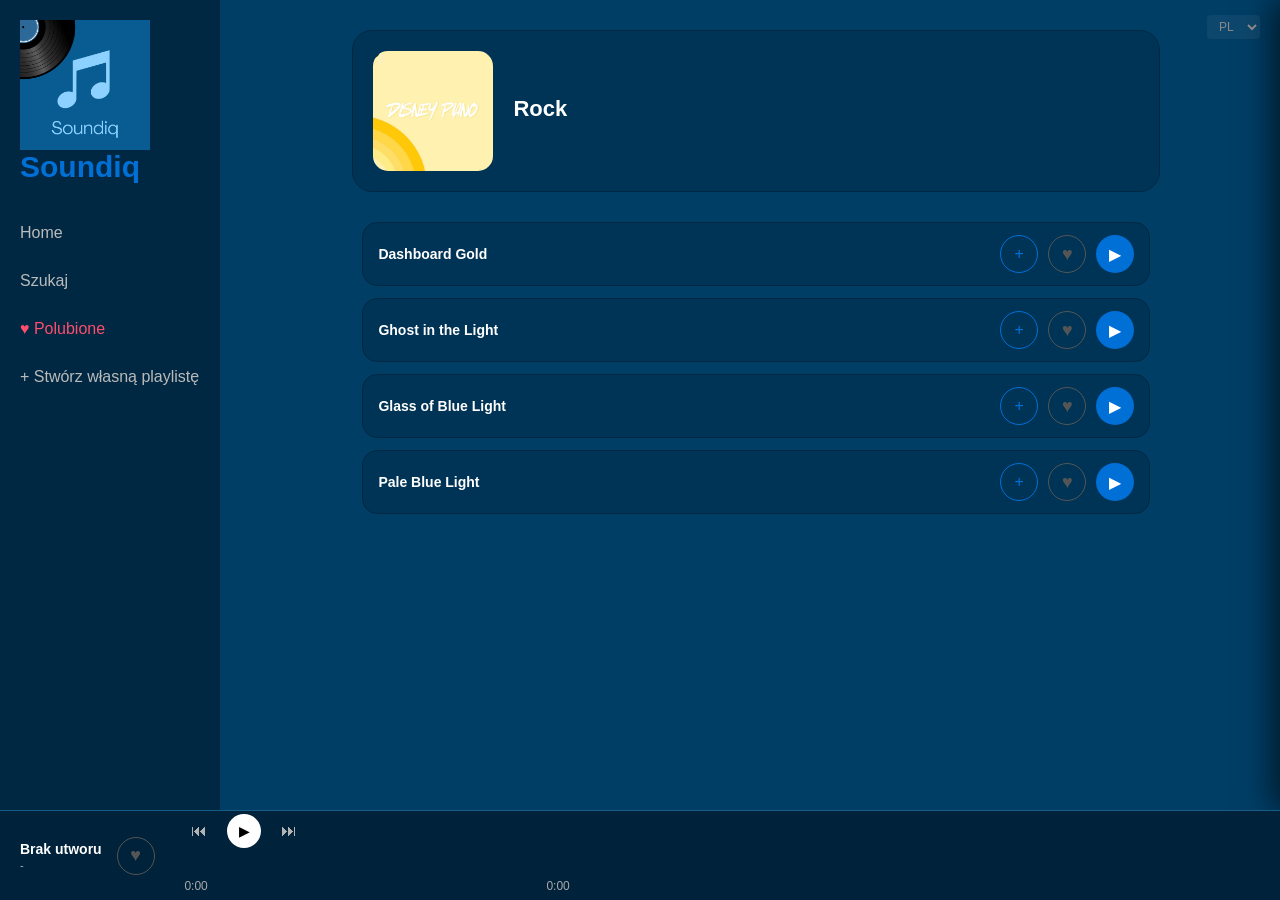
<file: playlist5.html>
<!DOCTYPE html>
<html lang="en">

<head>
    <meta charset="UTF-8">
    <meta name="viewport" content="width=device-width, initial-scale=1.0">
    <title>Soundiq | Your Playlist</title>
    <link rel="stylesheet" href="style.css">
    <link rel="icon" href="./img/soundiq.png">
</head>

<body>
    <div class="lang-switcher-container">
        <select id="langSelect" onchange="changeLanguage(this.value)">
            <option value="pl">PL</option>
            <option value="en">EN</option>
            <option value="de">DE</option>
            <option value="es">ES</option>
            <option value="it">IT</option>
            <option value="cs">CS</option>
            <option value="ja">JA</option>
            <option value="ar">AR</option>
        </select>
    </div>
    <div class="sidebar">
        <img src="img/soundiq.png" alt="">
        <div class="logo">Soundiq</div>
        <div class="menu-item translate-me" onclick="home()">Home</div>
        <div class="menu-item translate-me" onclick="searchSong()">Szukaj</div>
        <div class="menu-item fav-link translate-me" onclick="openFavourites()">&#9829; Polubione</div>
        <div class="menu-item translate-me" onclick="viewCustomPlaylistDirectly()">+ Stwórz własną playlistę</div>
        <div id="customPlaylistsContainer"></div>
    </div>
    <div class="main2">
        <div class="details">
            <img src="img/img3.jpg" alt="">
            <div class="title">Rock</div>
        </div>
        <div id="songList" class="playlist">
            <div class="song">
                <div class="song-info">
                    <span class="song-title">Dashboard Gold</span>
                    <span class="artist">The Synthetics</span>
                </div>
                <button id="btn-0" onclick="togglePlay(0)">▶</button>
            </div>

            <div class="song">
                <div class="song-info">
                    <span class="song-title">Back to You</span>
                    <span class="artist">Luna & The Bots</span>
                </div>
                <button id="btn-1" onclick="togglePlay(1)">▶</button>
            </div>

            <div class="song">
                <div class="song-info">
                    <span class="song-title">Bodak Yellow</span>
                    <span class="artist">Glitter Wave</span>
                </div>
                <button id="btn-2" onclick="togglePlay(2)">▶</button>
            </div>

            <div class="song">
                <div class="song-info">
                    <span class="song-title">Pale Blue Light</span>
                    <span class="artist">The Digital Ghost Club</span>
                </div>
                <button id="btn-3" onclick="togglePlay(3)">▶</button>
            </div>
</div>
            <div id="nowPlayingPanel" class="side-panel">
                <div class="panel-header">
                    <h3 class="translate-me">Teraz odtwarzane</h3>
                    <button class="close-panel-btn" onclick="toggleSidePanel(false)">×</button>
                </div>

                <div class="visualizer-wrapper">
                    <canvas id="circularVisualizer" width="350" height="350"></canvas>
                    <div id="spinningDisc" class="spinning-disc">
                        <div class="disc-center"></div>
                    </div>
                </div>

                <div class="panel-info">
                    <h2 id="panelTitle" class="translate-me">Tytuł utworu</h2>
                    <p id="panelArtist" class="translate-me">Nieznany wykonawca</p>
                </div>
            </div>

            <div class="bottom-player">
                <div class="player-left">
                    <div class="track-info">
                        <div id="playerTitle" class="player-track-title translate-me">Brak utworu</div>
                        <div id="playerArtist" class="player-track-artist">-</div>
                    </div>
                    <button id="playerFavBtn" class="player-fav-btn">♥</button>
                    <div class="player-center">
                        <div class="control-buttons">
                            <button id="prevBtn" title="Poprzedni utwór" onclick="playPrev()">⏮</button>
                            <button id="masterPlayBtn" title="Odtwórz / Pauza" onclick="toggleMasterPlay()">▶</button>
                            <button id="nextBtn" title="Następny utwór" onclick="playNext()">⏭</button>
                        </div>
                        <div class="player-bar">
                            <span class="time-label" id="currentTime">0:00</span>
                            <div id="progressBar">
                                <div class="wave-container wave-hidden" id="barWave">
                                    <div class="wave-bar"></div>
                                    <div class="wave-bar"></div>
                                    <div class="wave-bar"></div>
                                    <div class="wave-bar"></div>
                                    <div class="wave-bar"></div>
                                    <div class="wave-bar"></div>
                                    <div class="wave-bar"></div>
                                    <div class="wave-bar"></div>
                                    <div class="wave-bar"></div>
                                    <div class="wave-bar"></div>
                                    <div class="wave-bar"></div>
                                    <div class="wave-bar"></div>
                                    <div class="wave-bar"></div>
                                    <div class="wave-bar"></div>
                                    <div class="wave-bar"></div>
                                    <div class="wave-bar"></div>
                                    <div class="wave-bar"></div>
                                    <div class="wave-bar"></div>
                                    <div class="wave-bar"></div>
                                    <div class="wave-bar"></div>
                                    <div class="wave-bar"></div>
                                    <div class="wave-bar"></div>
                                    <div class="wave-bar"></div>
                                    <div class="wave-bar"></div>
                                    <div class="wave-bar"></div>
                                    <div class="wave-bar"></div>
                                    <div class="wave-bar"></div>
                                    <div class="wave-bar"></div>
                                    <div class="wave-bar"></div>
                                    <div class="wave-bar"></div>
                                </div>
                                <div id="progressFill"></div>
                            </div>
                            <span class="time-label" id="totalTime">0:00</span>
                        </div>

                    </div>
    </div>
    <script src="script.js"></script>
</body>
</html>
</file>
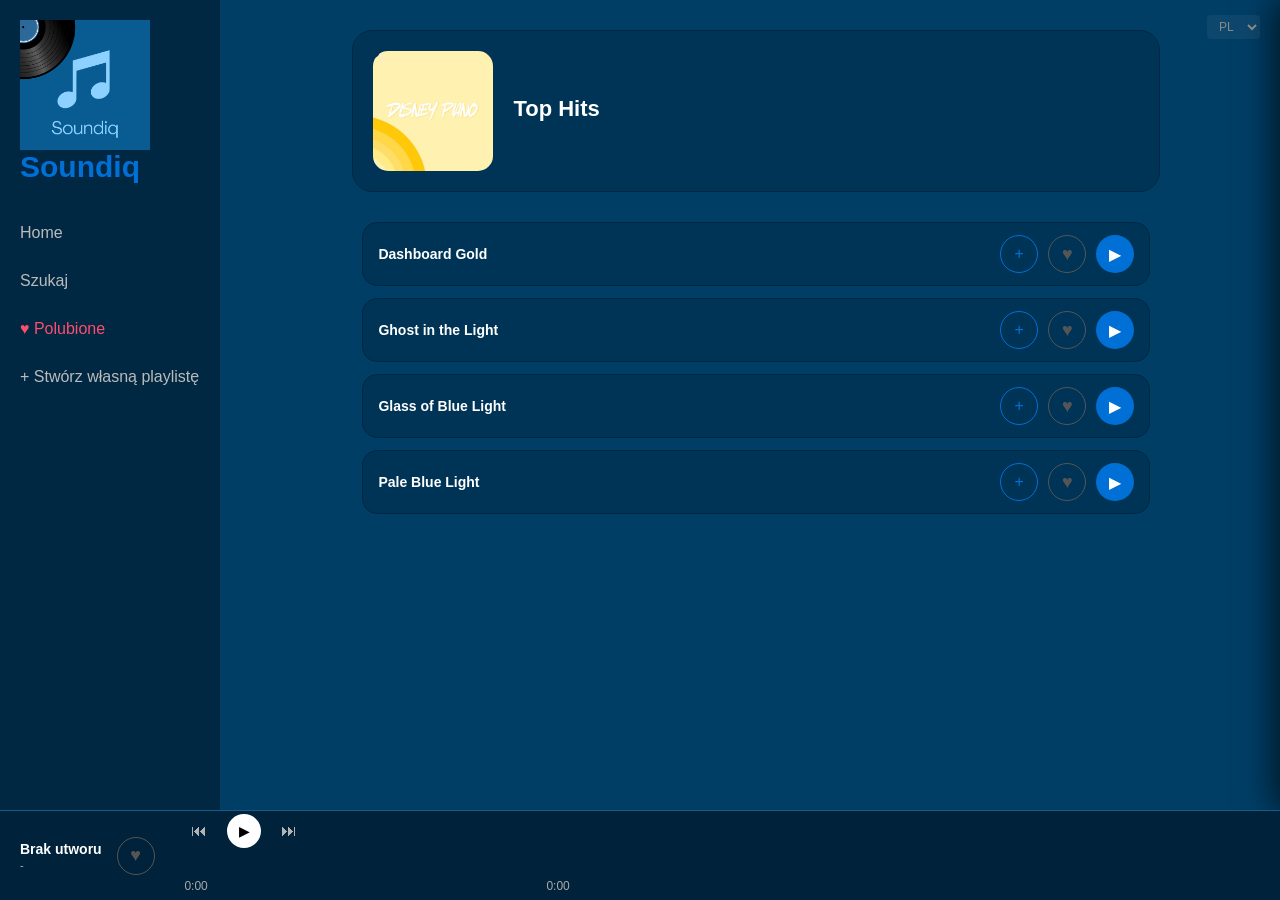
<file: playlist6.html>
<!DOCTYPE html>
<html lang="en">

<head>
    <meta charset="UTF-8">
    <meta name="viewport" content="width=device-width, initial-scale=1.0">
    <title>Soundiq | Your Playlist</title>
    <link rel="stylesheet" href="style.css">
    <link rel="icon" href="./img/soundiq.png">
</head>

<body>
    <div class="lang-switcher-container">
        <select id="langSelect" onchange="changeLanguage(this.value)">
            <option value="pl">PL</option>
            <option value="en">EN</option>
            <option value="de">DE</option>
            <option value="es">ES</option>
            <option value="it">IT</option>
            <option value="cs">CS</option>
            <option value="ja">JA</option>
            <option value="ar">AR</option>
        </select>
    </div>
    <div class="sidebar">
        <img src="img/soundiq.png" alt="">
        <div class="logo">Soundiq</div>
        <div class="menu-item translate-me" onclick="home()">Home</div>
        <div class="menu-item translate-me" onclick="searchSong()">Szukaj</div>
        <div class="menu-item fav-link translate-me" onclick="openFavourites()">&#9829; Polubione</div>
        <div class="menu-item translate-me" onclick="viewCustomPlaylistDirectly()">+ Stwórz własną playlistę</div>
        <div id="customPlaylistsContainer"></div>
    </div>
    <div class="main2">
        <div class="details">
            <img src="img/img3.jpg" alt="">
            <div class="title">Top Hits</div>
        </div>
        <div id="songList" class="playlist">
            <div class="song">
                <div class="song-info">
                    <span class="song-title">Dashboard Gold</span>
                    <span class="artist">The Synthetics</span>
                </div>
                <button id="btn-0" onclick="togglePlay(0)">▶</button>
            </div>

            <div class="song">
                <div class="song-info">
                    <span class="song-title">Back to You</span>
                    <span class="artist">Luna & The Bots</span>
                </div>
                <button id="btn-1" onclick="togglePlay(1)">▶</button>
            </div>

            <div class="song">
                <div class="song-info">
                    <span class="song-title">Bodak Yellow</span>
                    <span class="artist">Glitter Wave</span>
                </div>
                <button id="btn-2" onclick="togglePlay(2)">▶</button>
            </div>

            <div class="song">
                <div class="song-info">
                    <span class="song-title">Pale Blue Light</span>
                    <span class="artist">The Digital Ghost Club</span>
                </div>
                <button id="btn-3" onclick="togglePlay(3)">▶</button>
            </div>
        </div>

        <div id="nowPlayingPanel" class="side-panel">
            <div class="panel-header">
                <h3 class="translate-me">Teraz odtwarzane</h3>
                <button class="close-panel-btn" onclick="toggleSidePanel(false)">×</button>
            </div>

            <div class="visualizer-wrapper">
                <canvas id="circularVisualizer" width="350" height="350"></canvas>
                <div id="spinningDisc" class="spinning-disc">
                    <div class="disc-center"></div>
                </div>
            </div>

            <div class="panel-info">
                <h2 id="panelTitle" class="translate-me">Tytuł utworu</h2>
                <p id="panelArtist" class="translate-me">Nieznany wykonawca</p>
            </div>
        </div>

        <div class="bottom-player">
            <div class="player-left">
                <div class="track-info">
                    <div id="playerTitle" class="player-track-title translate-me">Brak utworu</div>
                    <div id="playerArtist" class="player-track-artist">-</div>
                </div>
                <button id="playerFavBtn" class="player-fav-btn">♥</button>
                <div class="player-center">
                    <div class="control-buttons">
                        <button id="prevBtn" title="Poprzedni utwór" onclick="playPrev()">⏮</button>
                        <button id="masterPlayBtn" title="Odtwórz / Pauza" onclick="toggleMasterPlay()">▶</button>
                        <button id="nextBtn" title="Następny utwór" onclick="playNext()">⏭</button>
                    </div>
                    <div class="player-bar">
                        <span class="time-label" id="currentTime">0:00</span>
                        <div id="progressBar">
                            <div class="wave-container wave-hidden" id="barWave">
                                <div class="wave-bar"></div>
                                <div class="wave-bar"></div>
                                <div class="wave-bar"></div>
                                <div class="wave-bar"></div>
                                <div class="wave-bar"></div>
                                <div class="wave-bar"></div>
                                <div class="wave-bar"></div>
                                <div class="wave-bar"></div>
                                <div class="wave-bar"></div>
                                <div class="wave-bar"></div>
                                <div class="wave-bar"></div>
                                <div class="wave-bar"></div>
                                <div class="wave-bar"></div>
                                <div class="wave-bar"></div>
                                <div class="wave-bar"></div>
                                <div class="wave-bar"></div>
                                <div class="wave-bar"></div>
                                <div class="wave-bar"></div>
                                <div class="wave-bar"></div>
                                <div class="wave-bar"></div>
                                <div class="wave-bar"></div>
                                <div class="wave-bar"></div>
                                <div class="wave-bar"></div>
                                <div class="wave-bar"></div>
                                <div class="wave-bar"></div>
                                <div class="wave-bar"></div>
                                <div class="wave-bar"></div>
                                <div class="wave-bar"></div>
                                <div class="wave-bar"></div>
                                <div class="wave-bar"></div>
                            </div>
                            <div id="progressFill"></div>
                        </div>
                        <span class="time-label" id="totalTime">0:00</span>
                    </div>
                </div>
    </div>
    <script src="script.js"></script>
</body>
</html>
</file>
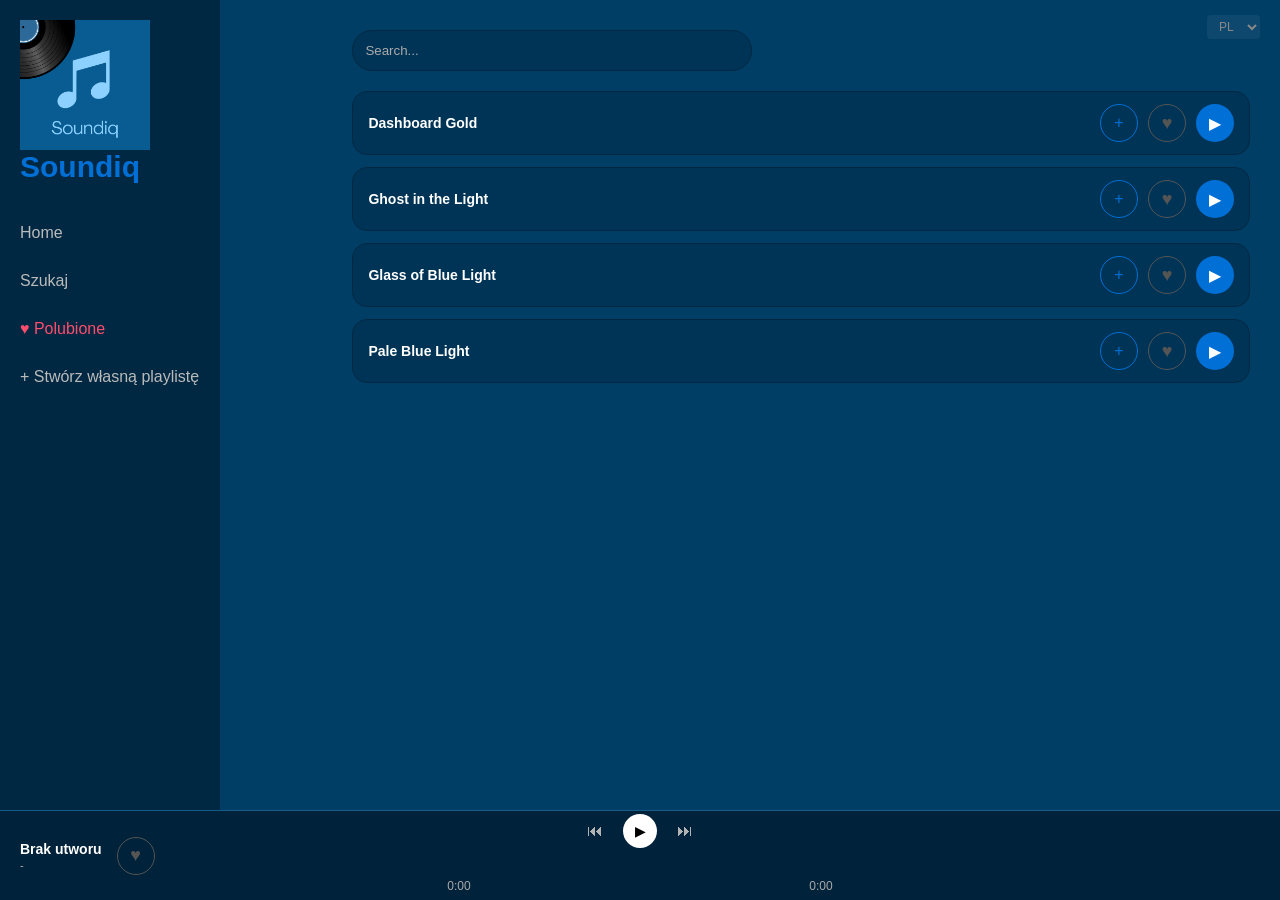
<file: search.html>
<!DOCTYPE html>
<html lang="en">
<head>
    <meta charset="UTF-8">
    <meta name="viewport" content="width=device-width, initial-scale=1.0">
    <link rel="stylesheet" href="style.css">
    <link rel="icon" href="./img/soundiq.png">
    <title>Soundiq | Search</title>
</head>
<body>
    <div class="lang-switcher-container">
    <select id="langSelect" onchange="changeLanguage(this.value)">
        <option value="pl">PL</option>
        <option value="en">EN</option>
        <option value="de">DE</option>
        <option value="es">ES</option>
        <option value="it">IT</option>
        <option value="cs">CS</option>
        <option value="ja">JA</option>
        <option value="ar">AR</option>
    </select>
</div>
    <div class="sidebar">
        <img src="img/soundiq.png" alt="">
        <div class="logo">Soundiq</div>
        <div class="menu-item translate-me" onclick="home()">Home</div>
        <div class="menu-item translate-me" onclick="searchSong()">Szukaj</div>
        <div class="menu-item fav-link translate-me" onclick="openFavourites()">&#9829; Polubione</div>
        <div class="menu-item translate-me" onclick="viewCustomPlaylistDirectly">+ Stwórz własną playlistę</div>
        <div id="customPlaylistsContainer"></div>
</div>
    <div class="main2">
        <input id="searchInput" type="text" placeholder="Search...">
        <ul id="songList">
        </ul>
            <div class="bottom-player">
        <div class="player-left">
            <div class="track-info">
                <div id="playerTitle" class="player-track-title translate-me">Brak utworu</div>
                <div id="playerArtist" class="player-track-artist">-</div>
            </div>
            <button id="playerFavBtn" class="player-fav-btn">♥</button>
        </div>
<div class="player-center">
            <div class="control-buttons">
                <button id="prevBtn" title="Poprzedni utwór" onclick="playPrev()">⏮</button>
                <button id="masterPlayBtn" title="Odtwórz / Pauza" onclick="toggleMasterPlay()">▶</button>
                <button id="nextBtn" title="Następny utwór" onclick="playNext()">⏭</button>
            </div>
            <div class="player-bar">
                <span class="time-label" id="currentTime">0:00</span>
                <div id="progressBar">
                    <div class="wave-container wave-hidden" id="barWave">
                        <div class="wave-bar"></div><div class="wave-bar"></div><div class="wave-bar"></div><div class="wave-bar"></div><div class="wave-bar"></div>
                        <div class="wave-bar"></div><div class="wave-bar"></div><div class="wave-bar"></div><div class="wave-bar"></div><div class="wave-bar"></div>
                        <div class="wave-bar"></div><div class="wave-bar"></div><div class="wave-bar"></div><div class="wave-bar"></div><div class="wave-bar"></div>
                        <div class="wave-bar"></div><div class="wave-bar"></div><div class="wave-bar"></div><div class="wave-bar"></div><div class="wave-bar"></div>
                        <div class="wave-bar"></div><div class="wave-bar"></div><div class="wave-bar"></div><div class="wave-bar"></div><div class="wave-bar"></div>
                        <div class="wave-bar"></div><div class="wave-bar"></div><div class="wave-bar"></div><div class="wave-bar"></div><div class="wave-bar"></div>
                    </div>
                    <div id="progressFill"></div>
                </div>
                <span class="time-label" id="totalTime">0:00</span>
            </div>
        </div>

        <div class="player-right"></div>
    </div>
    <script src="script.js"></script>
</body>
</html>
</file>
<file: style.css>
* {
    margin: 0;
    padding: 0;
    box-sizing: border-box;
    font-family: Arial, sans-serif;
}

body {
    background: #013e66;
    color: white;
    display: flex;
    height: 100vh;
    overflow: hidden;
}

.sidebar {
    width: 220px;
    min-width: 220px;
    background: #002842;
    padding: 20px;
    display: flex;
    flex-direction: column;
}

.sidebar img {
    width: 130px;
    height: 130px;
}

.logo {
    font-size: 30px;
    font-weight: bold;
    color: #006fd6;
    margin-bottom: 25px;
}

.menu-item {
    margin: 15px 0;
    color: #bbb;
    cursor: pointer;
}
.menu-item:hover { color: #fff; }
.menu-item.fav-link { color: #ff4d6d; }
.menu-item.fav-link:hover { color: #ff7090; }

.main { margin-left: 50px; overflow-y: auto; height: 100vh; padding-bottom: 40px; }

h1 { margin-top: 20px; }

.playlistGrid {
    display: flex;
    flex-wrap: wrap;
    gap: 15px;
    margin-top: 30px;
}

.card {
    height: 250px;
    width: 200px;
    border: 1px solid #002842;
    border-radius: 20px;
    background: rgba(1, 45, 75, 0.6);
    padding: 15px;
    transition: 0.5s;
    cursor: pointer;
}
.card:hover { border: 1px solid #006fd6; transform: scale(1.03); }

.card img {
    width: 100%;
    height: 140px;
    object-fit: cover;
    border-radius: 10px;
    margin-bottom: 10px;
}

.title { font-size: 14px; font-weight: bold; margin-bottom: 4px; }
.subtitle { font-size: 12px; color: #aaa; }

.main2 {
    margin-left: 8%;
    padding: 30px;
    width: 100%;
    overflow-y: auto;
    height: 100vh;
    padding-bottom: 40px;
}

.player-bar {
    display: flex;
    align-items: center;
    gap: 12px;
    margin-top: 18px;
    max-width: 90%;
}

.time-label {
    font-size: 12px;
    color: #aaa;
    min-width: 38px;
    text-align: center;
}

#progressBar {
    flex: 1;
    height: 6px;
    background: #002842;
    border-radius: 10px;
    cursor: pointer;
    position: relative;
}

#progressFill {
    height: 100%;
    width: 0%;
    background: #006fd6;
    border-radius: 10px;
    pointer-events: none;
}

#progressBar:hover #progressFill { background: #0090ff; }

.playlist {
    margin-top: 20px;
    padding: 10px;
    max-width: 90%;
}

.song {
    display: flex;
    align-items: center;
    justify-content: space-between;
    background: rgba(1, 45, 75, 0.6);
    border: 1px solid #002842;
    padding: 12px 15px;
    margin-bottom: 12px;
    border-radius: 15px;
    transition: 0.3s;
}
.song:hover { border: 1px solid #006fd6; transform: scale(1.01); }

.song-info { display: flex; flex-direction: column; }
.song-title { font-weight: bold; font-size: 14px; }
.artist { font-size: 12px; color: #aaa; }

.song-actions { display: flex; align-items: center; gap: 10px; }

.song button {
    background: #006fd6;
    border: none;
    color: white;
    border-radius: 50%;
    width: 38px;
    height: 38px;
    cursor: pointer;
    font-size: 16px;
    transition: 0.3s;
}
.song button:hover { background: #0090ff; }


.fav-btn {
    background: transparent !important;
    border: 1px solid #555 !important;
    color: #555 !important;
    font-size: 18px !important;
}
.fav-btn:hover {
    border-color: #ff4d6d !important;
    color: #ff4d6d !important;
    background: transparent !important;
}
.fav-btn.fav-active {
    color: #ff4d6d !important;
    border-color: #ff4d6d !important;
    background: transparent !important;
}

#searchInput {
    width: 400px;
    padding: 12px;
    border-radius: 20px;
    border: 1px solid #002842;
    background: rgba(1, 45, 75, 0.6);
    color: white;
    outline: none;
    margin-bottom: 20px;
    display: block;
}
#searchInput::placeholder { color: #aaa; }

.details {
    display: flex;
    align-items: center;
    gap: 20px;
    width: 90%;
    background: rgba(1, 45, 75, 0.6);
    border: 1px solid #002842;
    border-radius: 20px;
    padding: 20px;
    margin-bottom: 10px;
}
.details img {
    width: 120px;
    height: 120px;
    object-fit: cover;
    border-radius: 15px;
}
.details .title { font-size: 22px; font-weight: bold; }

.fav-btn {
    background: transparent !important;
    border: 1px solid #555 !important;
    color: #555 !important;
    font-size: 18px !important;
}
.fav-btn:hover {
    border-color: #ff4d6d !important;
    color: #ff4d6d !important;
    background: transparent !important;
}
.fav-btn.fav-active {
    color: #ff4d6d !important;
    border-color: #ff4d6d !important;
    background: transparent !important;
}

.player-bar {
    display: flex;
    align-items: center;
    gap: 12px;
    margin-top: 18px;
    max-width: 90%;
}
 
.time-label {
    font-size: 12px;
    color: #aaa;
    min-width: 38px;
    text-align: center;
}
 
#progressBar {
    flex: 1;
    height: 6px;
    background: #002842;
    border-radius: 10px;
    cursor: pointer;
    position: relative;
}
 
#progressFill {
    height: 100%;
    width: 0%;
    background: #006fd6;
    border-radius: 10px;
    pointer-events: none;
}
 
#progressBar:hover #progressFill { background: #0090ff; }

.bottom-player {
    position: fixed;
    bottom: 0;
    left: 0;
    width: 100vw;
    height: 90px;
    background: #00223a;
    border-top: 1px solid #175b89;
    display: flex;
    align-items: center;
    justify-content: space-between;
    padding: 0 20px;
    z-index: 1000;
}

.player-left {
    display: flex;
    align-items: center;
    gap: 15px;
    width: 30%;
    min-width: 180px;
}

.track-info {
    display: flex;
    flex-direction: column;
}

.player-track-title {
    font-size: 14px;
    font-weight: bold;
    color: #fff;
    white-space: nowrap;
    overflow: hidden;
    text-overflow: ellipsis;
    max-width: 200px;
}

.player-track-artist {
    font-size: 11px;
    color: #b3b3b3;
    margin-top: 2px;
}

/* ── Dopasowanie serduszka w dolnym pasku do stylu z listy utworów ── */
.player-fav-btn {
    background: transparent !important;
    border: 1px solid #555 !important;
    color: #555 !important;
    font-size: 18px !important;
    border-radius: 50%;
    width: 38px;
    height: 38px;
    cursor: pointer;
    transition: 0.3s;
    display: flex;
    align-items: center;
    justify-content: center;
}

.player-fav-btn:hover {
    border-color: #ff4d6d !important;
    color: #ff4d6d !important;
    background: transparent !important;
    transform: scale(1.05);
}

.player-fav-btn.fav-active {
    color: #ff4d6d !important;
    border-color: #ff4d6d !important;
    background: transparent !important;
}

.player-center {
    display: flex;
    flex-direction: column;
    align-items: center;
    width: 40%;
    gap: 8px;
}

.control-buttons {
    display: flex;
    align-items: center;
    gap: 20px;
}

.control-buttons button {
    background: transparent;
    border: none;
    color: #b3b3b3;
    font-size: 16px;
    cursor: pointer;
    transition: 0.2s;
}

.control-buttons button:hover {
    color: #fff;
}

#masterPlayBtn {
    background: #fff;
    color: #000;
    border-radius: 50%;
    width: 34px;
    height: 34px;
    display: flex;
    align-items: center;
    justify-content: center;
    font-size: 14px;
}
#masterPlayBtn:hover {
    transform: scale(1.06);
    background: #f0f0f0;
}

.control-buttons button.control-active {
    color: #1db954;
    text-shadow: 0 0 4px rgba(29, 185, 84, 0.6);
}

.player-right {
    width: 30%;
}

.main2 {
    padding-bottom: 120px !important;
    margin-left: 8%;
    width: 100%;
    overflow-y: auto;
    height: 100vh;
    padding-bottom: 40px;
}

.promo-banner {
    background: linear-gradient(135deg, #002842 0%, #011f35 100%);
    border: 1px solid #006fd6;
    border-radius: 15px;
    padding: 30px;
    margin-bottom: 20px;
    max-width: 90%;
    transition: all 0.5s ease;
}

.promo-content h2 {
    font-size: 24px;
    margin: 8px 0;
    color: #fff;
}

.promo-content p {
    font-size: 14px;
    color: #bbb;
}

.badge {
    background: #006fd6;
    color: white;
    font-size: 10px;
    font-weight: bold;
    padding: 4px 10px;
    border-radius: 20px;
    text-transform: uppercase;
}


.recent-songs-list {
    display: flex;
    flex-direction: column;
    gap: 10px;
    max-width: 90%;
    margin-bottom: 30px;
}

.recent-song-card {
    display: flex;
    align-items: center;
    justify-content: space-between;
    background: rgba(1, 45, 75, 0.4);
    border: 1px solid #002842;
    padding: 10px 20px;
    border-radius: 10px;
    cursor: pointer;
    transition: 0.2s ease;
}

.recent-song-card:hover {
    background: rgba(1, 45, 75, 0.7);
    border-color: #006fd6;
    transform: translateX(4px);
}

.recent-song-info {
    display: flex;
    flex-direction: column;
}

.recent-song-title {
    font-weight: bold;
    font-size: 14px;
    color: #fff;
}

.recent-song-artist {
    font-size: 12px;
    color: #aaa;
    margin-top: 2px;
}

.recent-play-btn {
    background: #006fd6;
    border: none;
    color: white;
    border-radius: 50%;
    width: 32px;
    height: 32px;
    display: flex;
    align-items: center;
    justify-content: center;
    cursor: pointer;
    pointer-events: none;
}

#progressBar {
    flex: 1;
    height: 24px;
    background: transparent;
    cursor: pointer;
    position: relative;
    display: flex;
    align-items: center;
}

.wave-container {
    display: flex;
    align-items: flex-end;
    justify-content: space-between;
    width: 100%;
    height: 100%;
    pointer-events: none;
}

.wave-hidden {
    opacity: 0;
}

.wave-bar {
    flex: 1;
    margin: 0 1px;
    height: 2px;
    width: 8px;
    background-color: #002e4d;
    border-radius: 1px;
    transition: background-color 0.2s;
}

#progressBar:hover .wave-bar {
    background-color: #00385c;
}

.wave-container:not(.wave-paused) .wave-bar {
    animation: barBounce 0.8s ease-in-out infinite alternate;
}

.wave-bar:nth-child(4n+1) { animation-delay: 0.1s; animation-duration: 0.5s; }
.wave-bar:nth-child(4n+2) { animation-delay: 0.3s; animation-duration: 0.7s; }
.wave-bar:nth-child(4n+3) { animation-delay: 0.0s; animation-duration: 0.4s; }
.wave-bar:nth-child(4n+4) { animation-delay: 0.4s; animation-duration: 0.6s; }

.wave-paused .wave-bar {
    animation-play-state: paused !important;
}

#progressFill {
    position: absolute;
    left: 0;
    top: 0;
    height: 100%;
    width: 0%;
    background: #006fd6;
    pointer-events: none;
    mix-blend-mode: source-atop;
    z-index: 2;
}

#progressBar:hover #progressFill {
    background: #0090ff;
}

 .add-to-playlist-btn {
    background: transparent !important;
    border: 1px solid #006fd6 !important;
    color: #006fd6 !important;
    font-size: 16px !important;
    border-radius: 50%;
    width: 34px;
    height: 34px;
    display: flex;
    align-items: center;
    justify-content: center;
    cursor: pointer;
    transition: 0.2s;
}

.add-to-playlist-btn:hover {
    background: #006fd6 !important;
    color: white !important;
    transform: scale(1.05);
}

.custom-playlist-link {
    color: #0090ff !important;
    font-weight: bold;
    margin-left: 10px;
    border-left: 2px solid #006fd6;
    padding-left: 8px;
}

.remove-from-playlist-btn {
    background: transparent !important;
    border: 1px solid #ff4a4a !important;
    color: #ff4a4a !important;
    font-size: 14px !important;
    border-radius: 50%;
    width: 34px;
    height: 34px;
    display: flex;
    align-items: center;
    justify-content: center;
    cursor: pointer;
    transition: 0.2s;
}

.remove-from-playlist-btn:hover {
    background: #ff4a4a !important;
    color: white !important;
    transform: scale(1.05);
}

.lang-switcher-container {
    position: absolute;
    top: 15px;
    right: 20px;
    z-index: 100;
}

#langSelect {
    background: rgba(255, 255, 255, 0.05);
    color: #888;
    border: none;
    border-radius: 4px;
    padding: 4px 8px;
    font-size: 12px;
    cursor: pointer;
    outline: none;
    transition: color 0.2s, background 0.2s;
}

#langSelect:hover {
    color: #fff;
    background: rgba(255, 255, 255, 0.1);
}

#langSelect option {
    background: #121212;
    color: #fff;
}

body[dir="rtl"] {
    direction: rtl;
    text-align: right;
}

/* ==========================================================================
   PANEL BOCZNY "TERAZ ODTWARZANE" (STYLIZACJA POD MOTYW STRONY)
   ========================================================================== */

.side-panel {
    position: fixed;
    top: 0;
    right: 0;
    width: 380px;
    /* Pozostawia wolne miejsce na dolny odtwarzacz piosenek */
    height: calc(100% - 90px); 
    background-color: #0b131a;
    border-left: 1px solid rgba(255, 255, 255, 0.05);
    box-shadow: -8px 0 30px rgba(0, 0, 0, 0.6);
    
    /* Płynne wysuwanie z prawej strony */
    transform: translateX(100%);
    transition: transform 0.4s cubic-bezier(0.25, 1, 0.5, 1);
    z-index: 99;
    
    padding: 24px;
    display: flex;
    flex-direction: column;
    box-sizing: border-box;
}

/* Klasa aktywowana przez JavaScript, która pokazuje panel */
.side-panel.panel-active {
    transform: translateX(0);
}

.panel-header {
    display: flex;
    justify-content: space-between;
    align-items: center;
    margin-bottom: 25px;
}

.panel-header h3 {
    color: #ffffff;
    margin: 0;
    font-size: 15px;
    font-weight: 600;
    text-transform: uppercase;
    letter-spacing: 1px;
}

.close-panel-btn {
    background: transparent;
    border: none;
    color: #888;
    font-size: 28px;
    line-height: 1;
    cursor: pointer;
    transition: color 0.2s, transform 0.2s;
}

.close-panel-btn:hover {
    color: #ff4a4a; /* Delikatny czerwony akcent przy najechaniu na zamknij */
    transform: scale(1.1);
}

/* KONTENER NA CANVASA I PŁYTĘ WINYLOWĄ */
.visualizer-wrapper {
    position: relative;
    width: 100%;
    height: 350px;
    display: flex;
    align-items: center;
    justify-content: center;
    margin-bottom: 20px;
}

#circularVisualizer {
    position: absolute;
    top: 50%;
    left: 50%;
    transform: translate(-50%, -50%);
    pointer-events: none;
    z-index: 1;
}

/* PŁYTA WINYLOWA */
.spinning-disc {
    position: relative;
    width: 220px;
    height: 220px;
    border-radius: 50%;
    /* Tekstura rowków płyty winylowej dopasowana do głębokiej ciemności strony */
    background: radial-gradient(circle, #181818 30%, #050505 100%);
    box-shadow: 0 10px 30px rgba(0, 0, 0, 0.7), inset 0 0 15px rgba(255, 255, 255, 0.05);
    border: 4px solid #162633; 
    z-index: 2;
    display: flex;
    align-items: center;
    justify-content: center;
    
    /* Animacja ciągłego obrotu */
    animation: spinDisc 12s linear infinite;
    animation-play-state: paused;
    /* animation-play-state: running; */
}

/* ŚRODEK PŁYTY Z GŁÓWNYM KOLOREM STRONY */
.disc-center {
    width: 55px;
    height: 55px;
    border-radius: 50%;
    background-color: #006fd6; /* Twój niebieski kolor przewodzący */
    border: 4px solid #0b131a;
    box-shadow: inset 0 0 10px rgba(0, 0, 0, 0.5);
}

/* ANIMACJA OBROTU */
@keyframes spinDisc {
    from { transform: rotate(0deg); }
    to { transform: rotate(360deg); }
}

/* PODPISY UTWORU POD PŁYTĄ */
.panel-info {
    text-align: center;
    margin-top: 10px;
}

#panelTitle {
    color: #ffffff;
    font-size: 20px;
    font-weight: 700;
    margin: 0 0 6px 0;
    white-space: nowrap;
    overflow: hidden;
    text-overflow: ellipsis;
}

#panelArtist {
    color: #0090ff; /* Jaśniejszy niebieski dla odróżnienia autora wykonawcy */
    font-size: 14px;
    margin: 0;
    font-weight: 500;
    white-space: nowrap;
    overflow: hidden;
    text-overflow: ellipsis;
}

@keyframes barBounce {
    0% { height: 15%; }
    100% { height: 100%; }
}

@media (max-width: 1024px) {
    body {
        flex-direction: column;
        overflow-y: auto;
    }

    .sidebar {
        width: 100%;
        min-width: 100%;
        height: auto;
        padding: 15px;
        flex-direction: row;
        align-items: center;
        justify-content: space-around;
        border-bottom: 1px solid #002842;
    }

    .sidebar img {
        width: 40px;
        height: 40px;
    }

    .logo {
        display: none;
    }

    .menu-item {
        margin: 0;
        font-size: 16px;
    }

    .main, .main2 {
        margin-left: 0 !important;
        padding: 20px;
        height: auto;
        overflow-y: visible;
    }

    .playlistGrid {
        justify-content: center;
    }

    .details {
        width: 100%;
    }

    .playlist, .player-bar {
        max-width: 100%;
    }
}


@media (max-width: 600px) {
    .sidebar {
        padding: 10px;
    }

    .menu-item {
        font-size: 14px;
    }

    .playlistGrid {
        gap: 10px;
    }

    .card {
        width: calc(50% - 5px);
        height: 220px;
        padding: 10px;
        border-radius: 12px;
    }

    .card img {
        height: 110px;
    }

    .details {
        flex-direction: column;
        text-align: center;
        gap: 10px;
        padding: 15px;
    }

    .details img {
        width: 100px;
        height: 100px;
    }

    .details .title {
        font-size: 18px;
    }

    .song {
        padding: 10px;
        margin-bottom: 8px;
        border-radius: 10px;
    }

    .song-title {
        font-size: 13px;
        max-width: 180px;
        white-space: nowrap;
        overflow: hidden;
        text-overflow: ellipsis;
    }

    .song button {
        width: 34px;
        height: 34px;
        font-size: 14px;
    }

    #progressFill::after {
        opacity: 1 !important;
        width: 10px;
        height: 10px;
        right: -5px;
    }
    
    #progressBar {
        height: 5px;
    }
}
</file>
